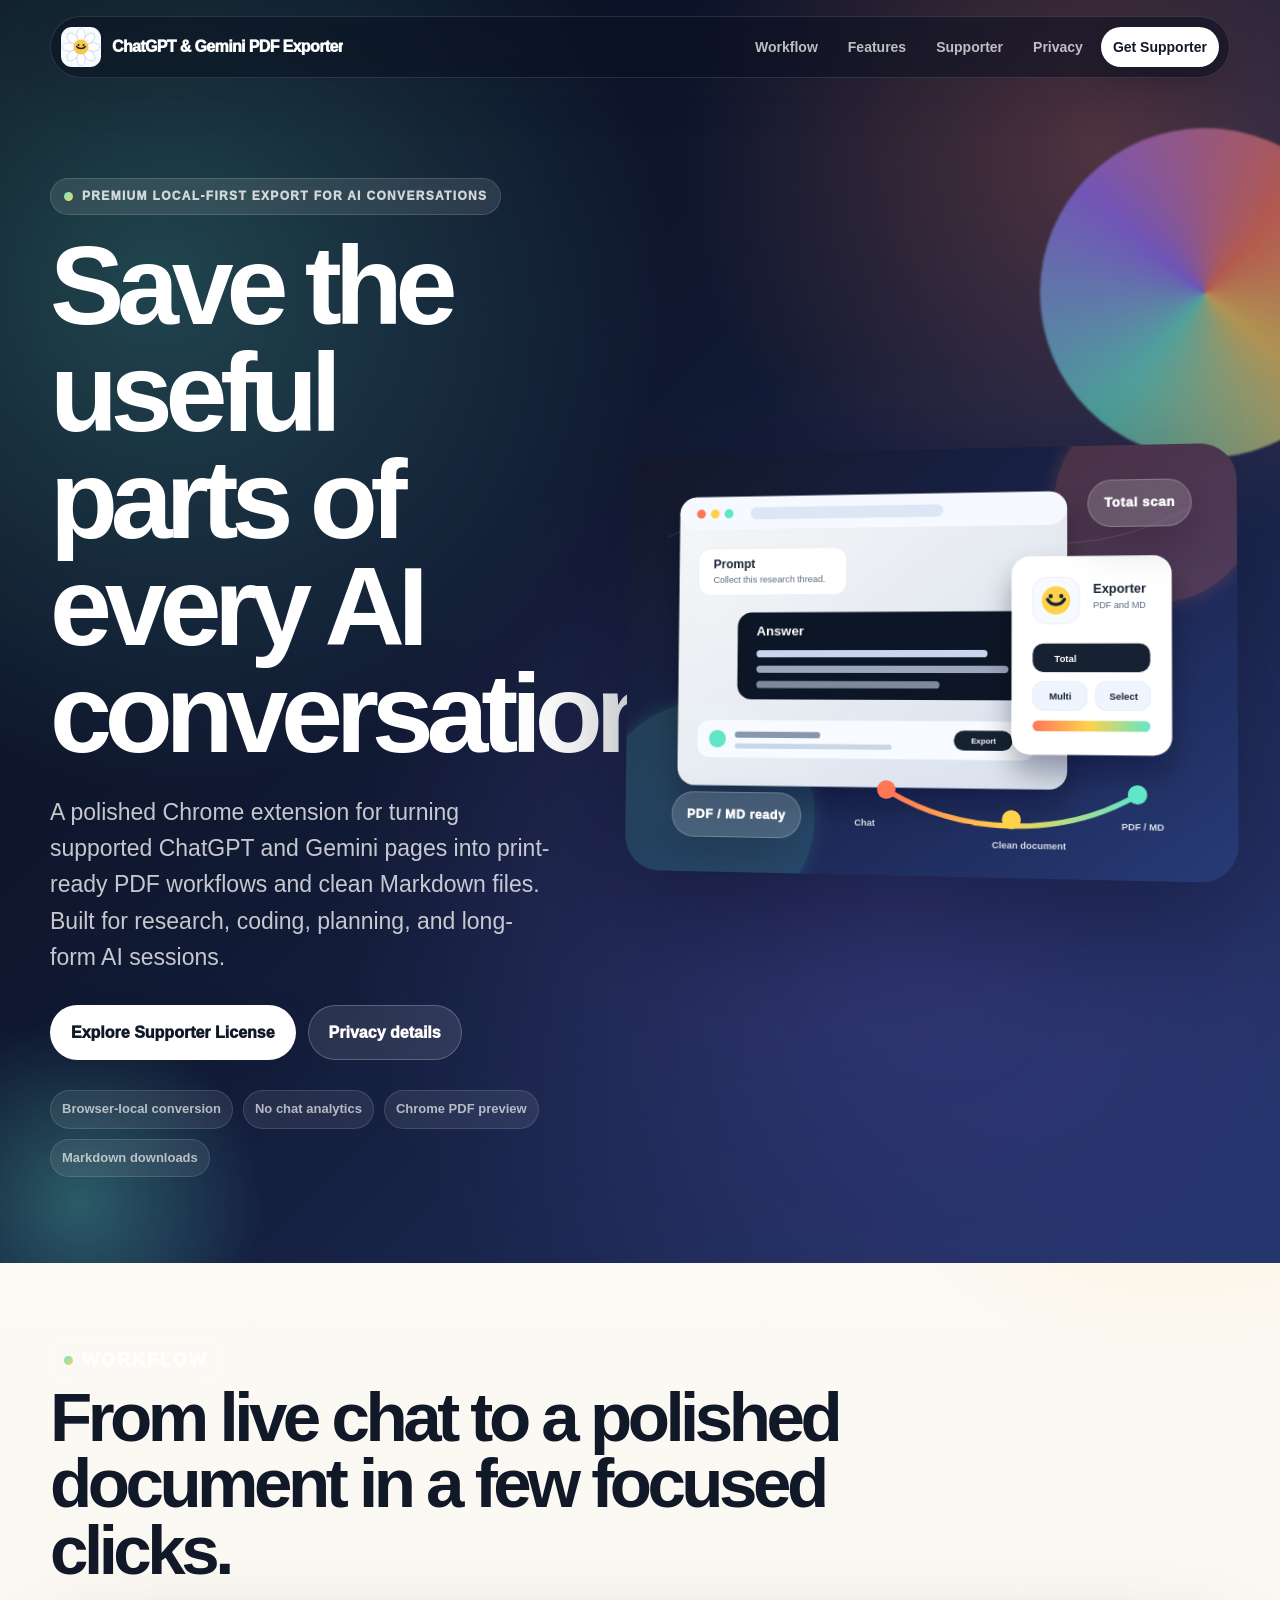
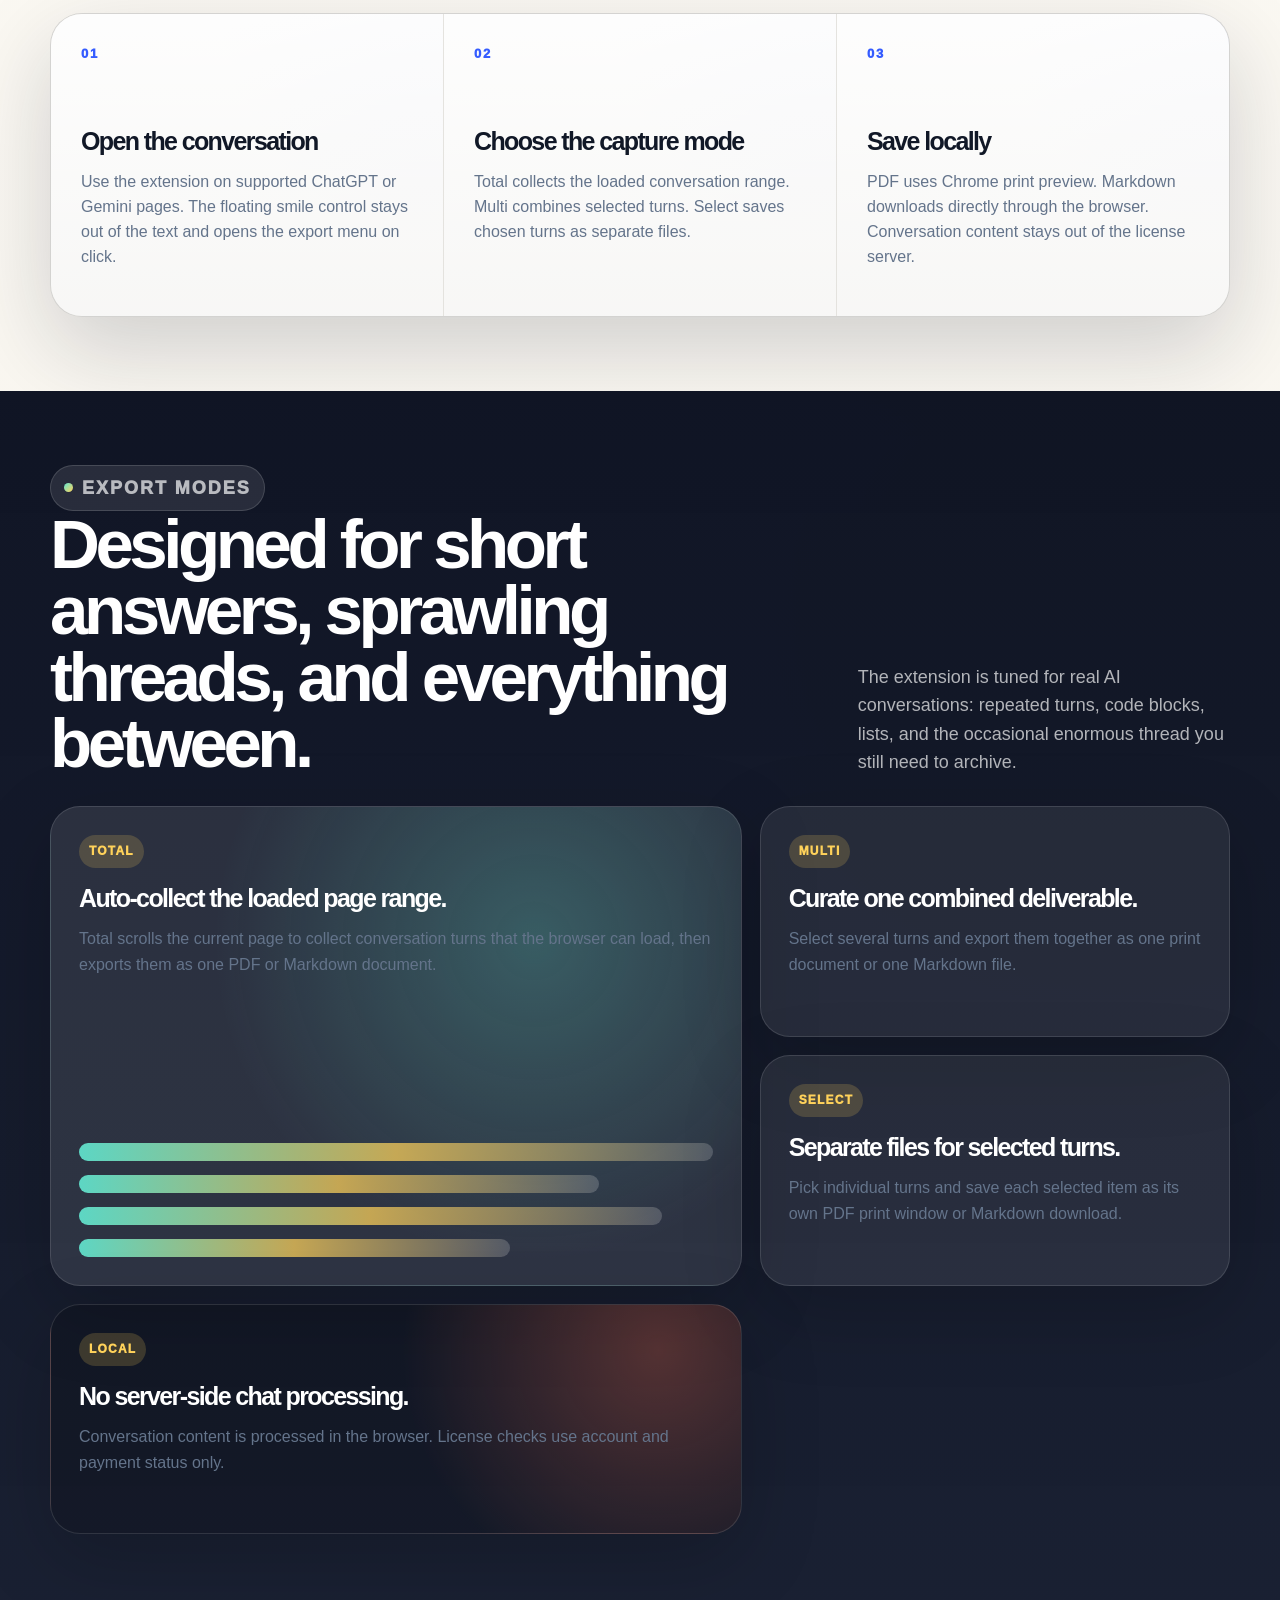
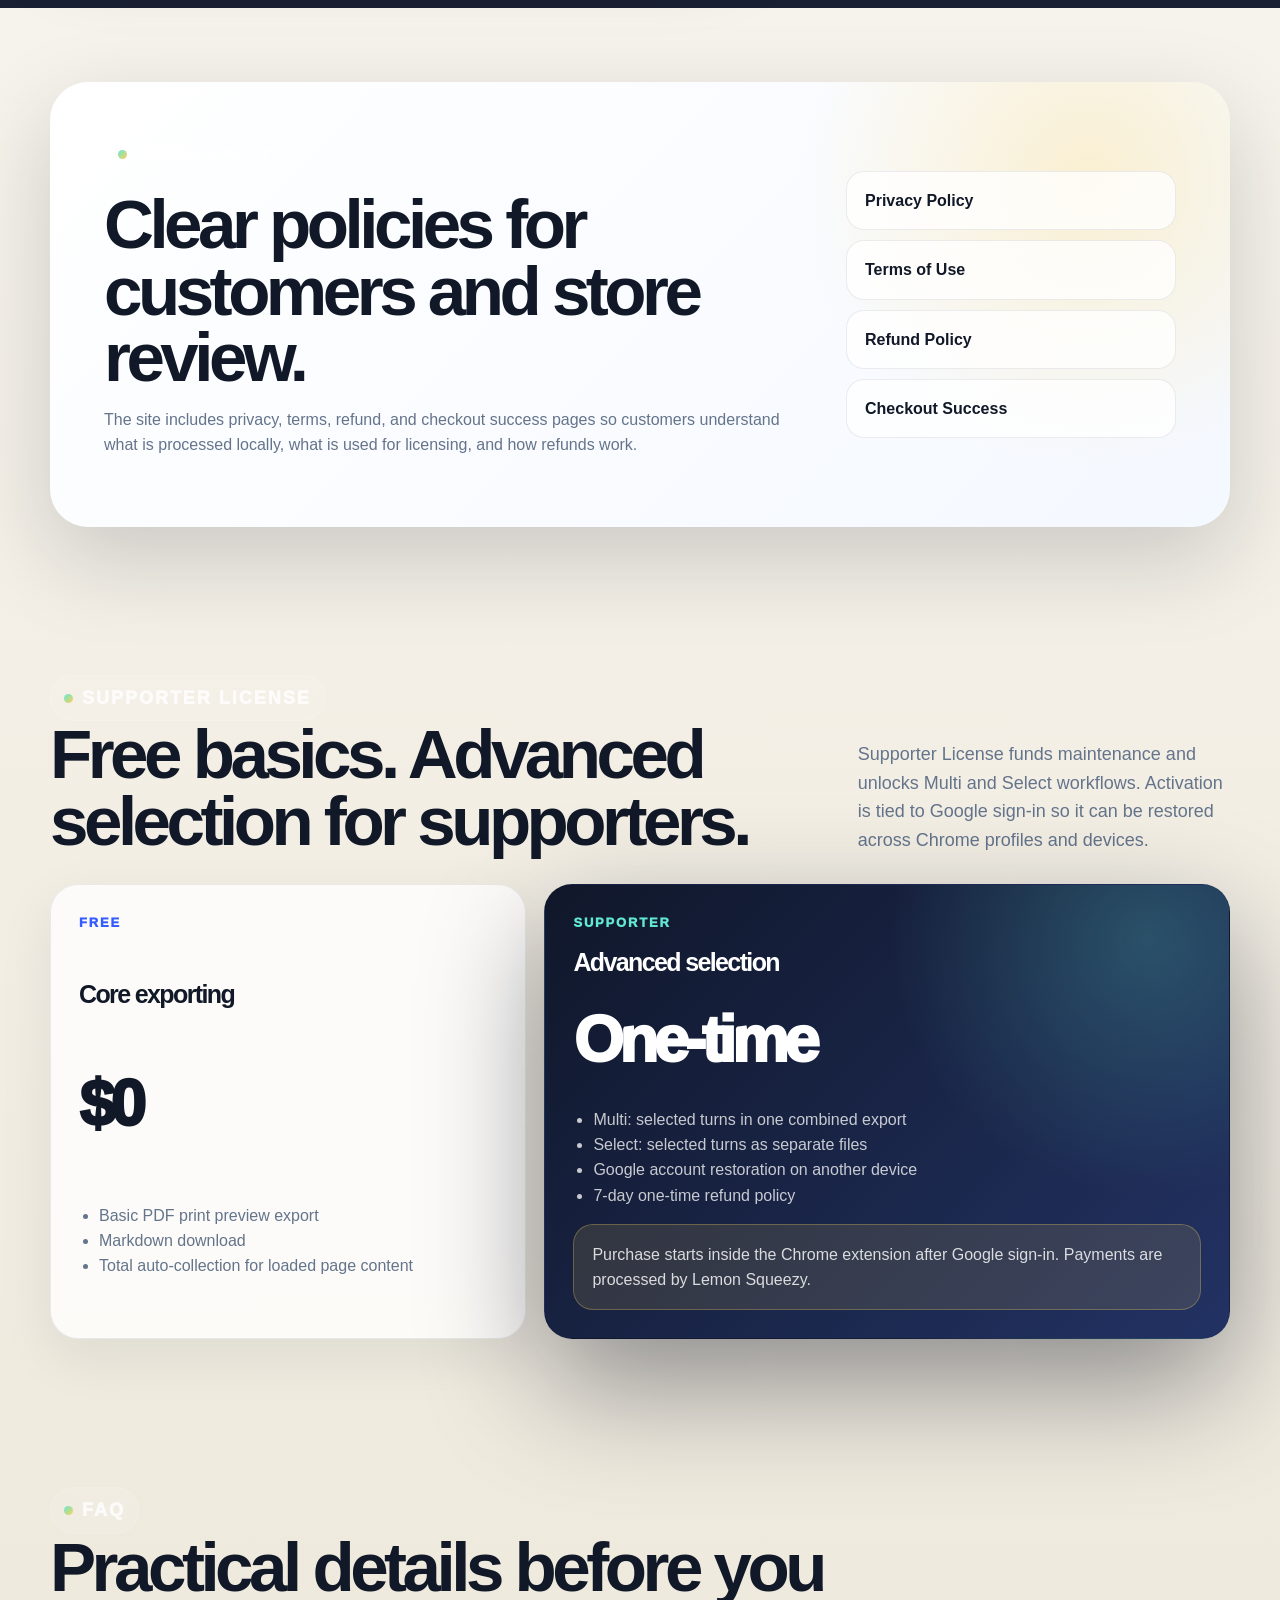
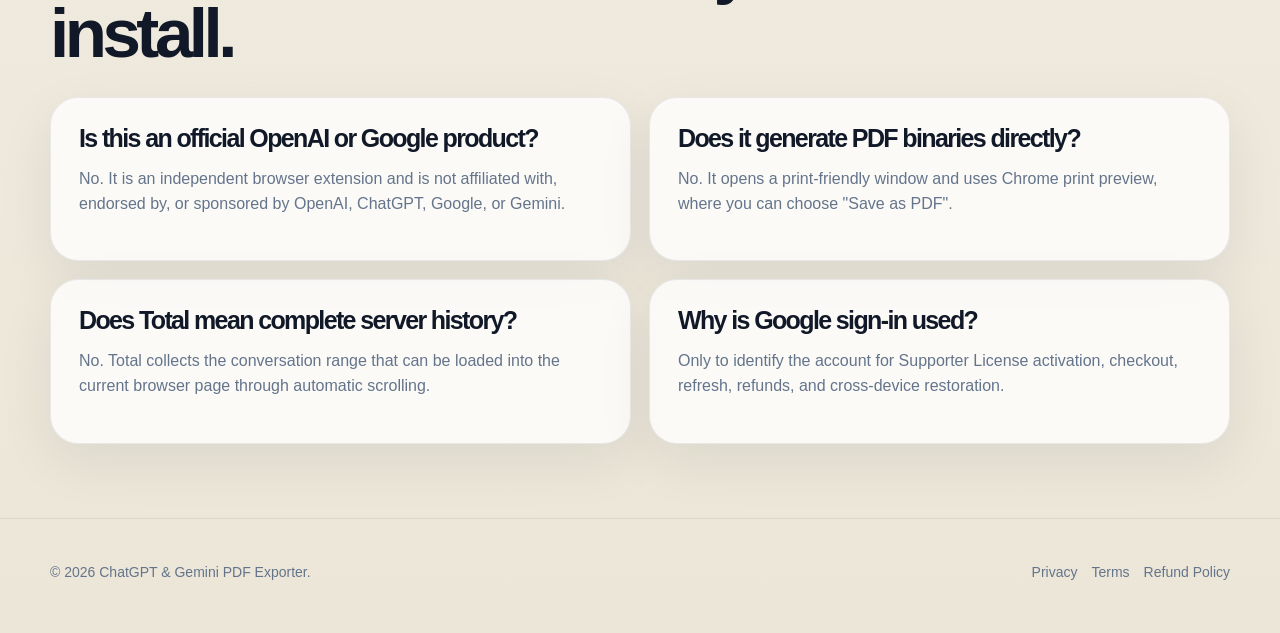
<file: index.html>
<!doctype html>
<html lang="en">
  <head>
    <meta charset="utf-8" />
    <meta name="viewport" content="width=device-width, initial-scale=1" />
    <meta
      name="description"
      content="ChatGPT & Gemini PDF Exporter saves supported AI conversations to PDF print preview or Markdown files inside your browser."
    />
    <title>ChatGPT &amp; Gemini PDF Exporter</title>
    <link rel="icon" href="assets/brand-mark.svg" type="image/svg+xml" />
    <link rel="stylesheet" href="styles.css" />
  </head>
  <body class="home-page">
    <header class="site-header page-shell">
      <nav class="nav" aria-label="Main navigation">
        <a class="brand" href="index.html" aria-label="ChatGPT & Gemini PDF Exporter home">
          <img src="assets/brand-mark.svg" alt="" />
          <span>ChatGPT &amp; Gemini PDF Exporter</span>
        </a>
        <div class="nav-links">
          <a href="#workflow">Workflow</a>
          <a href="#features">Features</a>
          <a href="#supporter">Supporter</a>
          <a href="privacy.html">Privacy</a>
          <a class="nav-cta" href="#supporter">Get Supporter</a>
        </div>
      </nav>
    </header>

    <main>
      <section class="hero-immersive">
        <div class="hero-grid page-shell">
          <div class="hero-content">
            <p class="eyebrow">Premium local-first export for AI conversations</p>
            <h1>Save the useful parts of every AI conversation.</h1>
            <p class="hero-copy">
              A polished Chrome extension for turning supported ChatGPT and Gemini pages into print-ready PDF workflows and clean Markdown files. Built for research, coding, planning, and long-form AI sessions.
            </p>
            <div class="cta-row">
              <a class="button button-light" href="#supporter">Explore Supporter License</a>
              <a class="button button-ghost" href="privacy.html">Privacy details</a>
            </div>
            <div class="proof-strip" aria-label="Product highlights">
              <span>Browser-local conversion</span>
              <span>No chat analytics</span>
              <span>Chrome PDF preview</span>
              <span>Markdown downloads</span>
            </div>
          </div>

          <div class="hero-visual" aria-label="Product interface preview">
            <img src="assets/export-workspace.svg" alt="Stylized export workspace preview" />
            <div class="floating-chip chip-top">Total scan</div>
            <div class="floating-chip chip-bottom">PDF / MD ready</div>
          </div>
        </div>
      </section>

      <section id="workflow" class="section page-shell">
        <div class="section-heading editorial-heading">
          <p class="eyebrow">Workflow</p>
          <h2>From live chat to a polished document in a few focused clicks.</h2>
        </div>
        <div class="workflow-board">
          <article class="workflow-step">
            <span class="step-number">01</span>
            <h3>Open the conversation</h3>
            <p>Use the extension on supported ChatGPT or Gemini pages. The floating smile control stays out of the text and opens the export menu on click.</p>
          </article>
          <article class="workflow-step">
            <span class="step-number">02</span>
            <h3>Choose the capture mode</h3>
            <p>Total collects the loaded conversation range. Multi combines selected turns. Select saves chosen turns as separate files.</p>
          </article>
          <article class="workflow-step">
            <span class="step-number">03</span>
            <h3>Save locally</h3>
            <p>PDF uses Chrome print preview. Markdown downloads directly through the browser. Conversation content stays out of the license server.</p>
          </article>
        </div>
      </section>

      <section id="features" class="section feature-canvas">
        <div class="page-shell">
          <div class="section-heading split-heading">
            <div>
              <p class="eyebrow">Export modes</p>
              <h2>Designed for short answers, sprawling threads, and everything between.</h2>
            </div>
            <p>
              The extension is tuned for real AI conversations: repeated turns, code blocks, lists, and the occasional enormous thread you still need to archive.
            </p>
          </div>

          <div class="bento-grid">
            <article class="bento-card bento-large">
              <span class="mode-label">Total</span>
              <h3>Auto-collect the loaded page range.</h3>
              <p>Total scrolls the current page to collect conversation turns that the browser can load, then exports them as one PDF or Markdown document.</p>
              <div class="scan-lines" aria-hidden="true">
                <span></span>
                <span></span>
                <span></span>
                <span></span>
              </div>
            </article>
            <article class="bento-card">
              <span class="mode-label">Multi</span>
              <h3>Curate one combined deliverable.</h3>
              <p>Select several turns and export them together as one print document or one Markdown file.</p>
            </article>
            <article class="bento-card">
              <span class="mode-label">Select</span>
              <h3>Separate files for selected turns.</h3>
              <p>Pick individual turns and save each selected item as its own PDF print window or Markdown download.</p>
            </article>
            <article class="bento-card bento-dark">
              <span class="mode-label">Local</span>
              <h3>No server-side chat processing.</h3>
              <p>Conversation content is processed in the browser. License checks use account and payment status only.</p>
            </article>
          </div>
        </div>
      </section>

      <section class="section page-shell">
        <div class="commercial-panel">
          <div>
            <p class="eyebrow">Commerce ready</p>
            <h2>Clear policies for customers and store review.</h2>
            <p>
              The site includes privacy, terms, refund, and checkout success pages so customers understand what is processed locally, what is used for licensing, and how refunds work.
            </p>
          </div>
          <div class="policy-stack" aria-label="Policy links">
            <a href="privacy.html">Privacy Policy</a>
            <a href="terms.html">Terms of Use</a>
            <a href="refund.html">Refund Policy</a>
            <a href="supporter/success.html">Checkout Success</a>
          </div>
        </div>
      </section>

      <section id="supporter" class="section page-shell">
        <div class="section-heading split-heading">
          <div>
            <p class="eyebrow">Supporter License</p>
            <h2>Free basics. Advanced selection for supporters.</h2>
          </div>
          <p>
            Supporter License funds maintenance and unlocks Multi and Select workflows. Activation is tied to Google sign-in so it can be restored across Chrome profiles and devices.
          </p>
        </div>

        <div class="pricing-grid">
          <article class="price-card">
            <div class="price-topline">Free</div>
            <h3>Core exporting</h3>
            <div class="price">$0</div>
            <ul>
              <li>Basic PDF print preview export</li>
              <li>Markdown download</li>
              <li>Total auto-collection for loaded page content</li>
            </ul>
          </article>
          <article class="price-card price-featured">
            <div class="price-topline">Supporter</div>
            <h3>Advanced selection</h3>
            <div class="price">One-time</div>
            <ul>
              <li>Multi: selected turns in one combined export</li>
              <li>Select: selected turns as separate files</li>
              <li>Google account restoration on another device</li>
              <li>7-day one-time refund policy</li>
            </ul>
            <div class="notice">Purchase starts inside the Chrome extension after Google sign-in. Payments are processed by Lemon Squeezy.</div>
          </article>
        </div>
      </section>

      <section class="section page-shell">
        <div class="section-heading split-heading">
          <div>
            <p class="eyebrow">FAQ</p>
            <h2>Practical details before you install.</h2>
          </div>
        </div>
        <div class="faq-grid">
          <article class="faq-card">
            <h3>Is this an official OpenAI or Google product?</h3>
            <p>No. It is an independent browser extension and is not affiliated with, endorsed by, or sponsored by OpenAI, ChatGPT, Google, or Gemini.</p>
          </article>
          <article class="faq-card">
            <h3>Does it generate PDF binaries directly?</h3>
            <p>No. It opens a print-friendly window and uses Chrome print preview, where you can choose "Save as PDF".</p>
          </article>
          <article class="faq-card">
            <h3>Does Total mean complete server history?</h3>
            <p>No. Total collects the conversation range that can be loaded into the current browser page through automatic scrolling.</p>
          </article>
          <article class="faq-card">
            <h3>Why is Google sign-in used?</h3>
            <p>Only to identify the account for Supporter License activation, checkout, refresh, refunds, and cross-device restoration.</p>
          </article>
        </div>
      </section>
    </main>

    <footer class="site-footer">
      <div class="page-shell footer-grid">
        <span>&copy; 2026 ChatGPT &amp; Gemini PDF Exporter.</span>
        <div class="footer-links">
          <a href="privacy.html">Privacy</a>
          <a href="terms.html">Terms</a>
          <a href="refund.html">Refund Policy</a>
        </div>
      </div>
    </footer>
  </body>
</html>
</file>
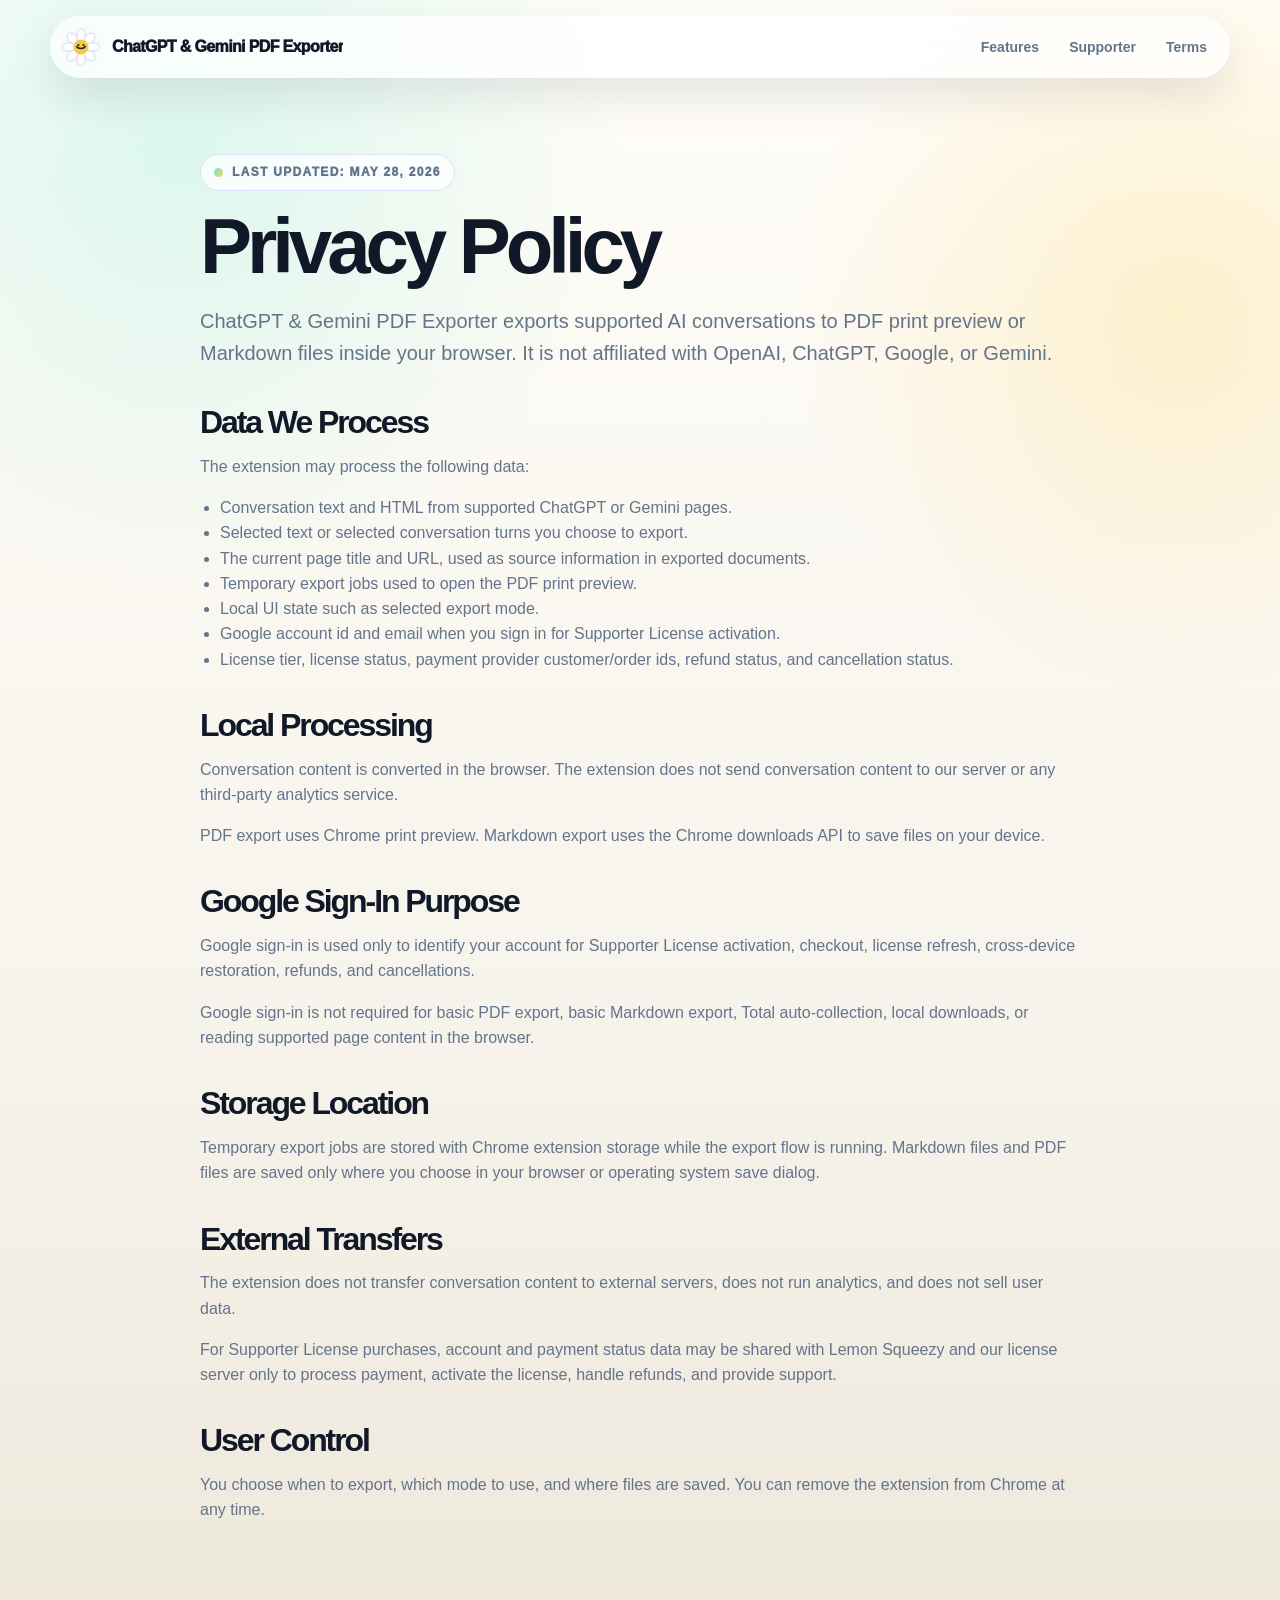
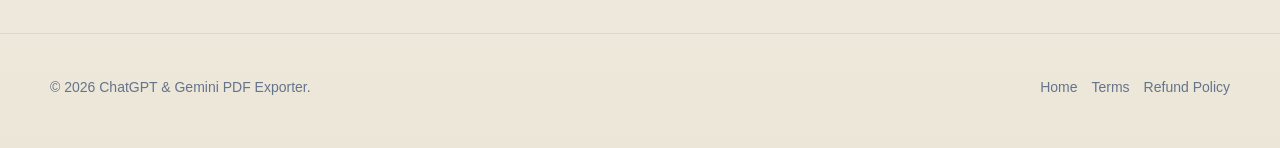
<file: privacy.html>
<!doctype html>
<html lang="en">
  <head>
    <meta charset="utf-8" />
    <meta name="viewport" content="width=device-width, initial-scale=1" />
    <meta name="description" content="Privacy policy for ChatGPT & Gemini PDF Exporter." />
    <title>Privacy Policy | ChatGPT &amp; Gemini PDF Exporter</title>
    <link rel="icon" href="assets/brand-mark.svg" type="image/svg+xml" />
    <link rel="stylesheet" href="styles.css" />
  </head>
  <body>
    <header class="site-header page-shell">
      <nav class="nav" aria-label="Main navigation">
        <a class="brand" href="index.html">
          <img src="assets/brand-mark.svg" alt="" />
          <span>ChatGPT &amp; Gemini PDF Exporter</span>
        </a>
        <div class="nav-links">
          <a href="index.html#features">Features</a>
          <a href="index.html#supporter">Supporter</a>
          <a href="terms.html">Terms</a>
        </div>
      </nav>
    </header>

    <main class="page-shell policy-page">
      <p class="eyebrow">Last updated: May 28, 2026</p>
      <h1>Privacy Policy</h1>
      <p class="lead">
        ChatGPT &amp; Gemini PDF Exporter exports supported AI conversations to PDF print preview or Markdown files inside your browser. It is not affiliated with OpenAI, ChatGPT, Google, or Gemini.
      </p>

      <h2>Data We Process</h2>
      <p>The extension may process the following data:</p>
      <ul>
        <li>Conversation text and HTML from supported ChatGPT or Gemini pages.</li>
        <li>Selected text or selected conversation turns you choose to export.</li>
        <li>The current page title and URL, used as source information in exported documents.</li>
        <li>Temporary export jobs used to open the PDF print preview.</li>
        <li>Local UI state such as selected export mode.</li>
        <li>Google account id and email when you sign in for Supporter License activation.</li>
        <li>License tier, license status, payment provider customer/order ids, refund status, and cancellation status.</li>
      </ul>

      <h2>Local Processing</h2>
      <p>
        Conversation content is converted in the browser. The extension does not send conversation content to our server or any third-party analytics service.
      </p>
      <p>
        PDF export uses Chrome print preview. Markdown export uses the Chrome downloads API to save files on your device.
      </p>

      <h2>Google Sign-In Purpose</h2>
      <p>
        Google sign-in is used only to identify your account for Supporter License activation, checkout, license refresh, cross-device restoration, refunds, and cancellations.
      </p>
      <p>
        Google sign-in is not required for basic PDF export, basic Markdown export, Total auto-collection, local downloads, or reading supported page content in the browser.
      </p>

      <h2>Storage Location</h2>
      <p>
        Temporary export jobs are stored with Chrome extension storage while the export flow is running. Markdown files and PDF files are saved only where you choose in your browser or operating system save dialog.
      </p>

      <h2>External Transfers</h2>
      <p>
        The extension does not transfer conversation content to external servers, does not run analytics, and does not sell user data.
      </p>
      <p>
        For Supporter License purchases, account and payment status data may be shared with Lemon Squeezy and our license server only to process payment, activate the license, handle refunds, and provide support.
      </p>

      <h2>User Control</h2>
      <p>
        You choose when to export, which mode to use, and where files are saved. You can remove the extension from Chrome at any time.
      </p>
    </main>

    <footer class="site-footer">
      <div class="page-shell footer-grid">
        <span>© 2026 ChatGPT &amp; Gemini PDF Exporter.</span>
        <div class="footer-links">
          <a href="index.html">Home</a>
          <a href="terms.html">Terms</a>
          <a href="refund.html">Refund Policy</a>
        </div>
      </div>
    </footer>
  </body>
</html>
</file>
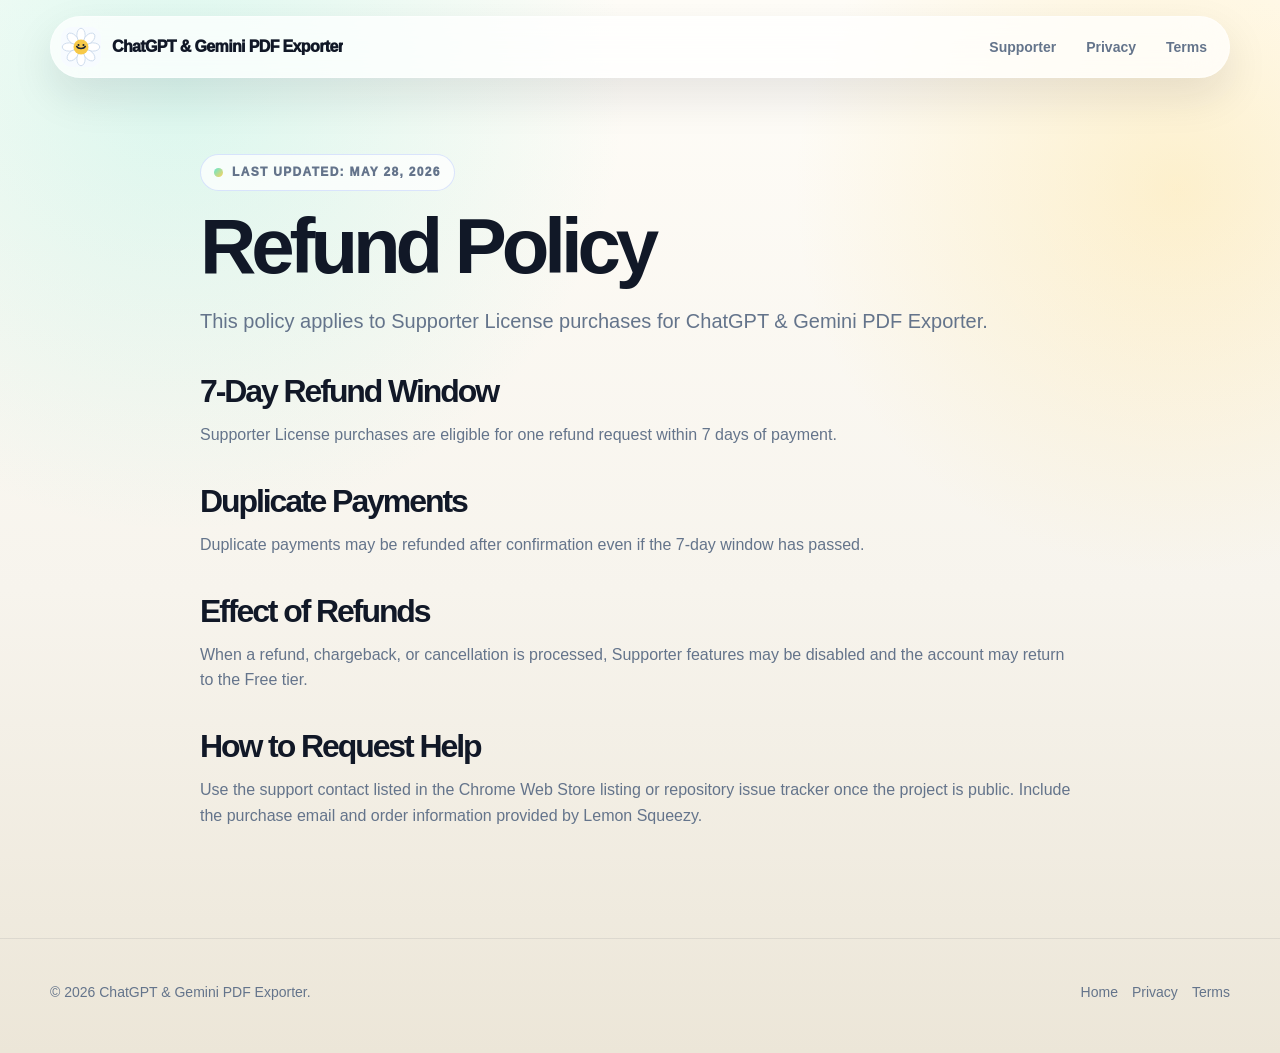
<file: refund.html>
<!doctype html>
<html lang="en">
  <head>
    <meta charset="utf-8" />
    <meta name="viewport" content="width=device-width, initial-scale=1" />
    <meta name="description" content="Refund policy for ChatGPT & Gemini PDF Exporter Supporter License." />
    <title>Refund Policy | ChatGPT &amp; Gemini PDF Exporter</title>
    <link rel="icon" href="assets/brand-mark.svg" type="image/svg+xml" />
    <link rel="stylesheet" href="styles.css" />
  </head>
  <body>
    <header class="site-header page-shell">
      <nav class="nav" aria-label="Main navigation">
        <a class="brand" href="index.html">
          <img src="assets/brand-mark.svg" alt="" />
          <span>ChatGPT &amp; Gemini PDF Exporter</span>
        </a>
        <div class="nav-links">
          <a href="index.html#supporter">Supporter</a>
          <a href="privacy.html">Privacy</a>
          <a href="terms.html">Terms</a>
        </div>
      </nav>
    </header>

    <main class="page-shell policy-page">
      <p class="eyebrow">Last updated: May 28, 2026</p>
      <h1>Refund Policy</h1>
      <p class="lead">
        This policy applies to Supporter License purchases for ChatGPT &amp; Gemini PDF Exporter.
      </p>

      <h2>7-Day Refund Window</h2>
      <p>
        Supporter License purchases are eligible for one refund request within 7 days of payment.
      </p>

      <h2>Duplicate Payments</h2>
      <p>
        Duplicate payments may be refunded after confirmation even if the 7-day window has passed.
      </p>

      <h2>Effect of Refunds</h2>
      <p>
        When a refund, chargeback, or cancellation is processed, Supporter features may be disabled and the account may return to the Free tier.
      </p>

      <h2>How to Request Help</h2>
      <p>
        Use the support contact listed in the Chrome Web Store listing or repository issue tracker once the project is public. Include the purchase email and order information provided by Lemon Squeezy.
      </p>
    </main>

    <footer class="site-footer">
      <div class="page-shell footer-grid">
        <span>© 2026 ChatGPT &amp; Gemini PDF Exporter.</span>
        <div class="footer-links">
          <a href="index.html">Home</a>
          <a href="privacy.html">Privacy</a>
          <a href="terms.html">Terms</a>
        </div>
      </div>
    </footer>
  </body>
</html>
</file>
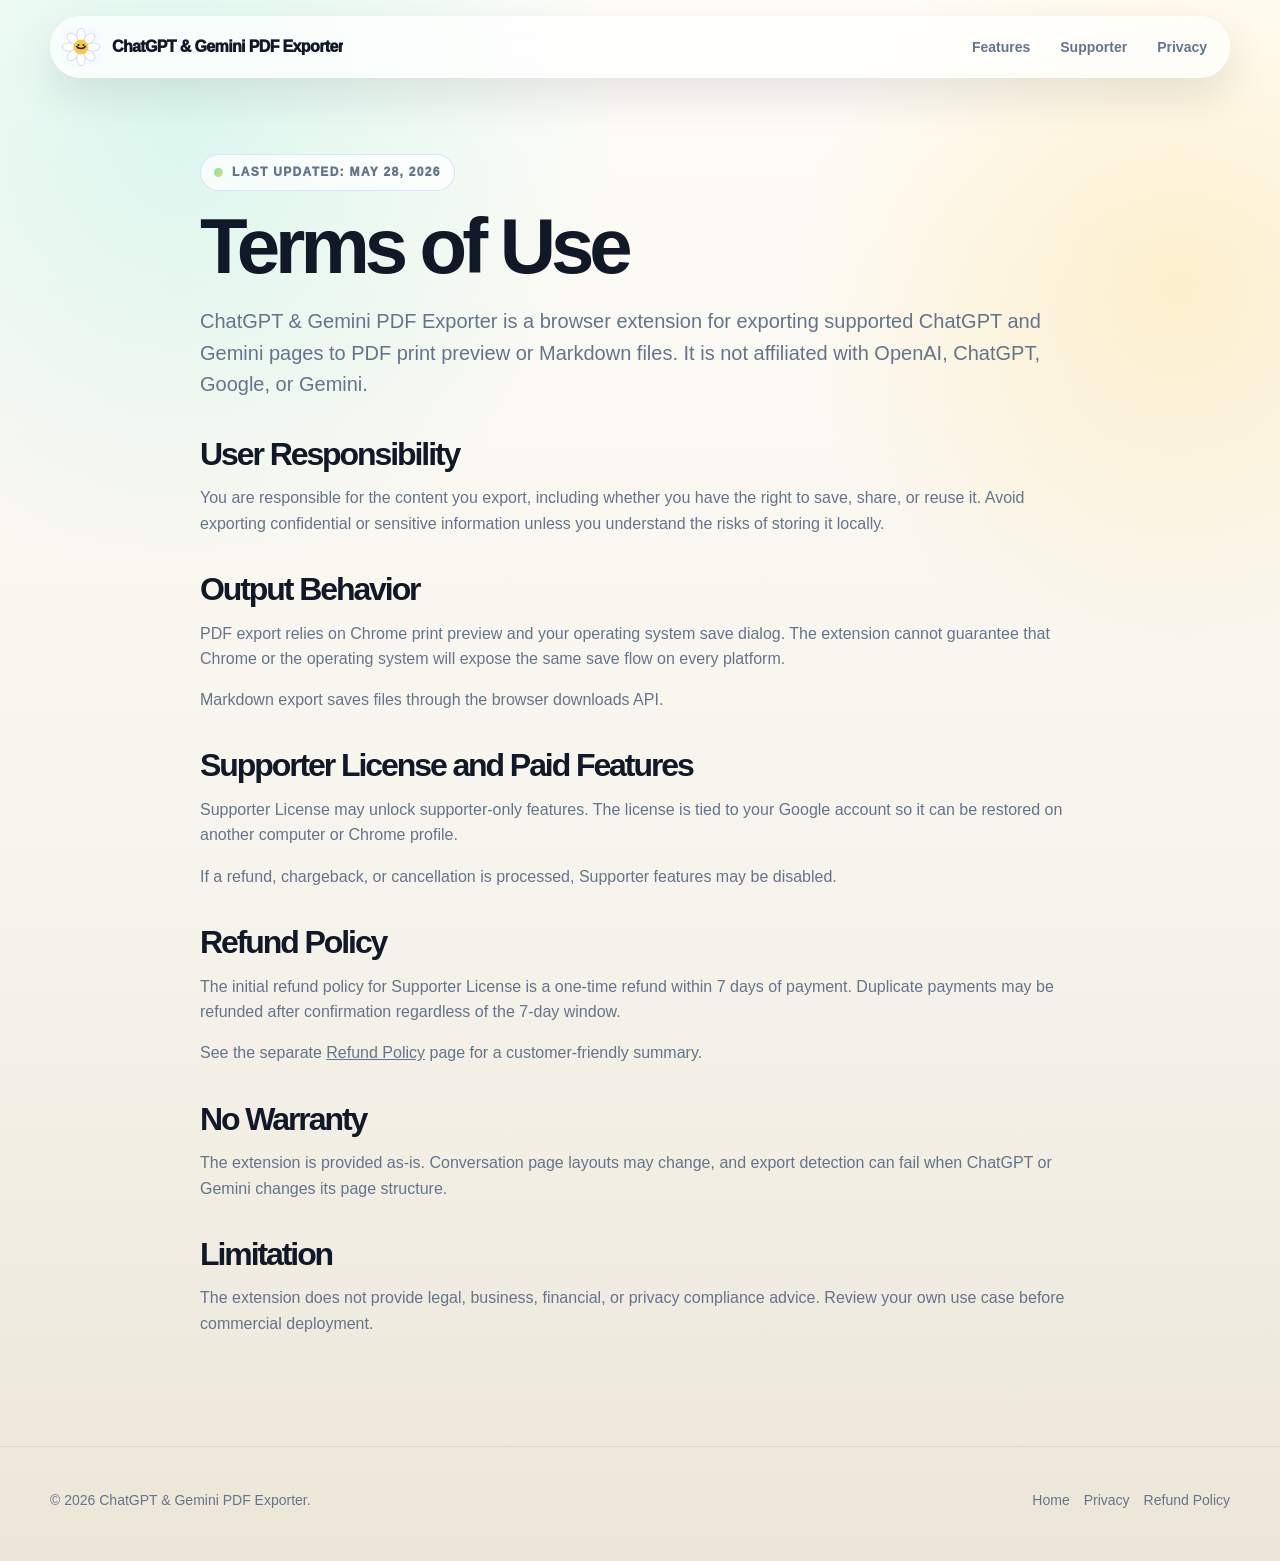
<file: terms.html>
<!doctype html>
<html lang="en">
  <head>
    <meta charset="utf-8" />
    <meta name="viewport" content="width=device-width, initial-scale=1" />
    <meta name="description" content="Terms of use for ChatGPT & Gemini PDF Exporter." />
    <title>Terms of Use | ChatGPT &amp; Gemini PDF Exporter</title>
    <link rel="icon" href="assets/brand-mark.svg" type="image/svg+xml" />
    <link rel="stylesheet" href="styles.css" />
  </head>
  <body>
    <header class="site-header page-shell">
      <nav class="nav" aria-label="Main navigation">
        <a class="brand" href="index.html">
          <img src="assets/brand-mark.svg" alt="" />
          <span>ChatGPT &amp; Gemini PDF Exporter</span>
        </a>
        <div class="nav-links">
          <a href="index.html#features">Features</a>
          <a href="index.html#supporter">Supporter</a>
          <a href="privacy.html">Privacy</a>
        </div>
      </nav>
    </header>

    <main class="page-shell policy-page">
      <p class="eyebrow">Last updated: May 28, 2026</p>
      <h1>Terms of Use</h1>
      <p class="lead">
        ChatGPT &amp; Gemini PDF Exporter is a browser extension for exporting supported ChatGPT and Gemini pages to PDF print preview or Markdown files. It is not affiliated with OpenAI, ChatGPT, Google, or Gemini.
      </p>

      <h2>User Responsibility</h2>
      <p>
        You are responsible for the content you export, including whether you have the right to save, share, or reuse it. Avoid exporting confidential or sensitive information unless you understand the risks of storing it locally.
      </p>

      <h2>Output Behavior</h2>
      <p>
        PDF export relies on Chrome print preview and your operating system save dialog. The extension cannot guarantee that Chrome or the operating system will expose the same save flow on every platform.
      </p>
      <p>Markdown export saves files through the browser downloads API.</p>

      <h2>Supporter License and Paid Features</h2>
      <p>
        Supporter License may unlock supporter-only features. The license is tied to your Google account so it can be restored on another computer or Chrome profile.
      </p>
      <p>
        If a refund, chargeback, or cancellation is processed, Supporter features may be disabled.
      </p>

      <h2>Refund Policy</h2>
      <p>
        The initial refund policy for Supporter License is a one-time refund within 7 days of payment. Duplicate payments may be refunded after confirmation regardless of the 7-day window.
      </p>
      <p>
        See the separate <a href="refund.html">Refund Policy</a> page for a customer-friendly summary.
      </p>

      <h2>No Warranty</h2>
      <p>
        The extension is provided as-is. Conversation page layouts may change, and export detection can fail when ChatGPT or Gemini changes its page structure.
      </p>

      <h2>Limitation</h2>
      <p>
        The extension does not provide legal, business, financial, or privacy compliance advice. Review your own use case before commercial deployment.
      </p>
    </main>

    <footer class="site-footer">
      <div class="page-shell footer-grid">
        <span>© 2026 ChatGPT &amp; Gemini PDF Exporter.</span>
        <div class="footer-links">
          <a href="index.html">Home</a>
          <a href="privacy.html">Privacy</a>
          <a href="refund.html">Refund Policy</a>
        </div>
      </div>
    </footer>
  </body>
</html>
</file>
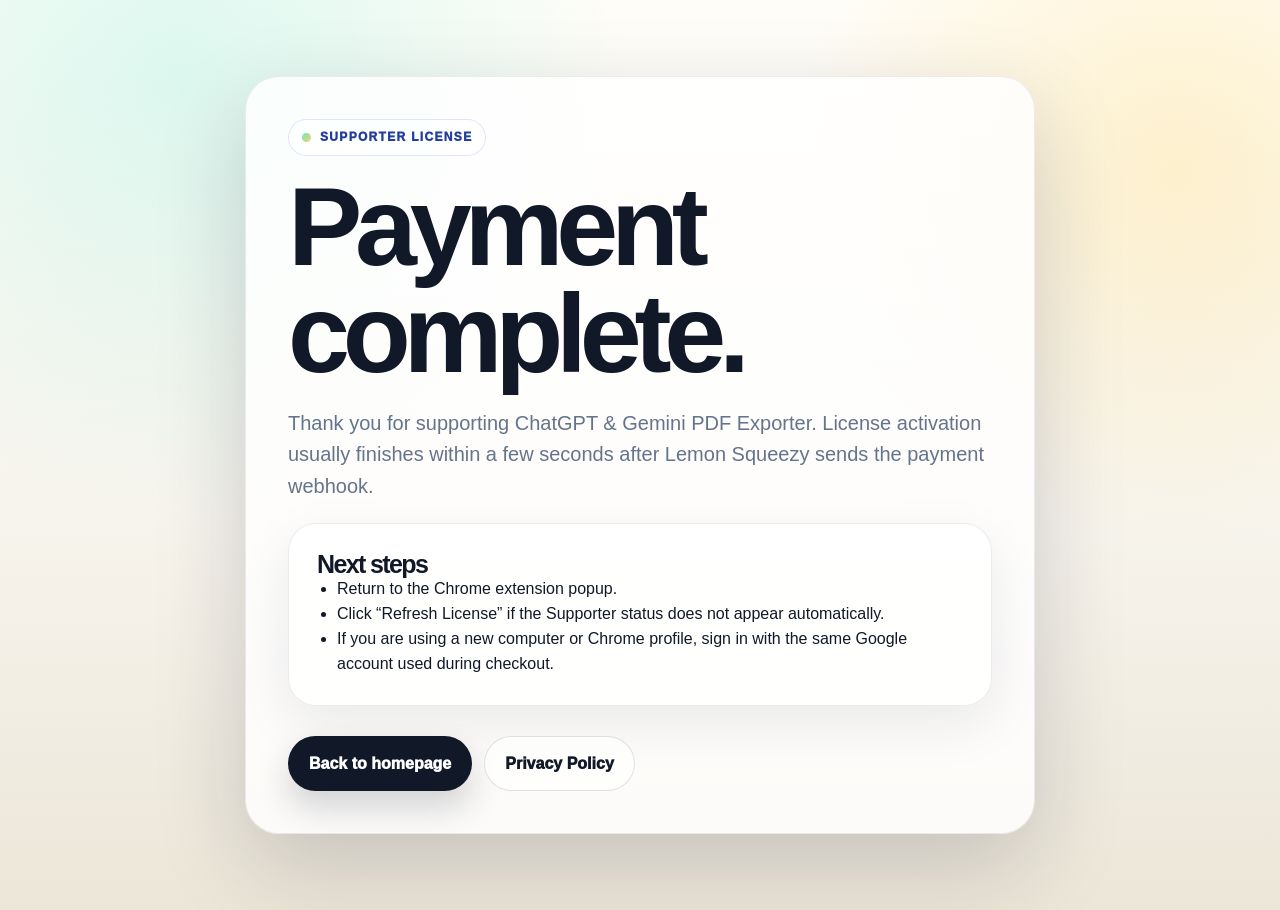
<file: supporter/success.html>
<!doctype html>
<html lang="en">
  <head>
    <meta charset="utf-8" />
    <meta name="viewport" content="width=device-width, initial-scale=1" />
    <meta name="description" content="Supporter License payment success page for ChatGPT & Gemini PDF Exporter." />
    <title>Payment Complete | ChatGPT &amp; Gemini PDF Exporter</title>
    <link rel="icon" href="../assets/brand-mark.svg" type="image/svg+xml" />
    <link rel="stylesheet" href="../styles.css" />
  </head>
  <body>
    <main class="page-shell">
      <section class="success-card">
        <p class="eyebrow">Supporter License</p>
        <h1>Payment complete.</h1>
        <p class="lead">
          Thank you for supporting ChatGPT &amp; Gemini PDF Exporter. License activation usually finishes within a few seconds after Lemon Squeezy sends the payment webhook.
        </p>
        <div class="card">
          <h3>Next steps</h3>
          <ul>
            <li>Return to the Chrome extension popup.</li>
            <li>Click “Refresh License” if the Supporter status does not appear automatically.</li>
            <li>If you are using a new computer or Chrome profile, sign in with the same Google account used during checkout.</li>
          </ul>
        </div>
        <div class="cta-row">
          <a class="button" href="../index.html">Back to homepage</a>
          <a class="button secondary" href="../privacy.html">Privacy Policy</a>
        </div>
      </section>
    </main>
  </body>
</html>
</file>
<file: styles.css>
:root {
  --ink: #111827;
  --ink-soft: #273247;
  --muted: #64748b;
  --line: rgba(148, 163, 184, 0.28);
  --paper: #f7f4ed;
  --paper-2: #fffdf8;
  --white: #ffffff;
  --night: #0b1020;
  --night-2: #151d35;
  --blue: #355cff;
  --cyan: #62e8d2;
  --gold: #ffd25a;
  --coral: #ff7657;
  --violet: #8c6cff;
  --shadow: 0 32px 90px rgba(15, 23, 42, 0.18);
  --shadow-strong: 0 46px 120px rgba(2, 6, 23, 0.42);
  --radius: 30px;
}

* {
  box-sizing: border-box;
}

html {
  scroll-behavior: smooth;
}

body {
  margin: 0;
  background:
    radial-gradient(circle at 14% 8%, rgba(98, 232, 210, 0.22), transparent 28rem),
    radial-gradient(circle at 92% 18%, rgba(255, 210, 90, 0.26), transparent 24rem),
    linear-gradient(180deg, #fffdf8 0%, var(--paper) 56%, #ece6d8 100%);
  color: var(--ink);
  font-family: "Aptos Display", "Segoe UI Variable Display", "Segoe UI", sans-serif;
  line-height: 1.58;
}

a {
  color: inherit;
}

.page-shell {
  width: min(1180px, calc(100% - 36px));
  margin: 0 auto;
}

.site-header {
  position: sticky;
  top: 16px;
  z-index: 20;
  margin-top: 16px;
  padding: 10px;
  border: 1px solid rgba(255, 255, 255, 0.42);
  border-radius: 999px;
  background: rgba(255, 255, 255, 0.72);
  box-shadow: 0 18px 44px rgba(15, 23, 42, 0.1);
  backdrop-filter: blur(22px);
}

.home-page .site-header {
  background: rgba(11, 16, 32, 0.54);
  border-color: rgba(255, 255, 255, 0.12);
  color: var(--white);
}

.nav {
  display: flex;
  align-items: center;
  justify-content: space-between;
  gap: 18px;
}

.brand {
  display: inline-flex;
  align-items: center;
  gap: 11px;
  min-width: 0;
  font-weight: 950;
  letter-spacing: -0.04em;
  text-decoration: none;
}

.brand img {
  width: 40px;
  height: 40px;
}

.brand span {
  overflow: hidden;
  text-overflow: ellipsis;
  white-space: nowrap;
}

.nav-links {
  display: flex;
  align-items: center;
  gap: 6px;
  color: var(--muted);
  font-size: 14px;
  font-weight: 780;
}

.home-page .nav-links {
  color: rgba(255, 255, 255, 0.72);
}

.nav-links a {
  padding: 9px 12px;
  border-radius: 999px;
  text-decoration: none;
  transition: background 180ms ease, color 180ms ease, transform 180ms ease;
}

.nav-links a:hover {
  background: rgba(53, 92, 255, 0.1);
  color: var(--blue);
  transform: translateY(-1px);
}

.home-page .nav-links a:hover {
  background: rgba(255, 255, 255, 0.12);
  color: var(--white);
}

.nav-links .nav-cta {
  background: var(--white);
  color: var(--ink);
  box-shadow: 0 10px 26px rgba(0, 0, 0, 0.16);
}

.hero-immersive {
  position: relative;
  overflow: hidden;
  margin-top: -82px;
  padding: 148px 0 86px;
  background:
    radial-gradient(circle at 12% 22%, rgba(98, 232, 210, 0.24), transparent 32rem),
    radial-gradient(circle at 86% 12%, rgba(255, 118, 87, 0.26), transparent 26rem),
    radial-gradient(circle at 70% 72%, rgba(140, 108, 255, 0.2), transparent 34rem),
    linear-gradient(135deg, #090d1b 0%, #111a34 46%, #24356d 100%);
  color: var(--white);
}

.hero-immersive::before,
.hero-immersive::after {
  position: absolute;
  inset: auto;
  border-radius: 999px;
  content: "";
  filter: blur(1px);
  opacity: 0.62;
}

.hero-immersive::before {
  right: -90px;
  top: 132px;
  width: 330px;
  height: 330px;
  background: conic-gradient(from 40deg, var(--coral), var(--gold), var(--cyan), var(--violet), var(--coral));
  animation: floatGlow 9s ease-in-out infinite;
}

.hero-immersive::after {
  left: -130px;
  bottom: -150px;
  width: 420px;
  height: 420px;
  background: radial-gradient(circle, rgba(98, 232, 210, 0.5), transparent 62%);
  animation: floatGlow 11s ease-in-out infinite reverse;
}

.hero-grid {
  position: relative;
  z-index: 1;
  display: grid;
  grid-template-columns: minmax(0, 0.9fr) minmax(420px, 1.1fr);
  gap: clamp(34px, 5vw, 74px);
  align-items: center;
}

.hero-content {
  padding-top: 34px;
}

.eyebrow {
  display: inline-flex;
  align-items: center;
  gap: 9px;
  width: fit-content;
  margin: 0 0 18px;
  padding: 8px 13px;
  border: 1px solid rgba(53, 92, 255, 0.16);
  border-radius: 999px;
  background: rgba(255, 255, 255, 0.72);
  color: #233d9c;
  font-size: 12px;
  font-weight: 950;
  letter-spacing: 0.11em;
  text-transform: uppercase;
}

.home-page .eyebrow,
.hero-immersive .eyebrow {
  border-color: rgba(255, 255, 255, 0.14);
  background: rgba(255, 255, 255, 0.1);
  color: rgba(255, 255, 255, 0.78);
}

.eyebrow::before {
  width: 9px;
  height: 9px;
  border-radius: 50%;
  background: linear-gradient(135deg, var(--cyan), var(--gold));
  content: "";
}

h1,
h2,
h3 {
  margin: 0;
  letter-spacing: -0.065em;
  line-height: 0.96;
}

h1 {
  max-width: 760px;
  font-size: clamp(54px, 8.7vw, 112px);
}

h2 {
  font-size: clamp(38px, 5.4vw, 72px);
}

h3 {
  font-size: 25px;
}

.hero-copy {
  max-width: 690px;
  margin: 26px 0 0;
  color: rgba(255, 255, 255, 0.76);
  font-size: clamp(18px, 2vw, 23px);
}

.cta-row {
  display: flex;
  flex-wrap: wrap;
  gap: 12px;
  margin-top: 30px;
}

.button {
  display: inline-flex;
  align-items: center;
  justify-content: center;
  gap: 9px;
  min-height: 50px;
  padding: 14px 20px;
  border: 1px solid transparent;
  border-radius: 999px;
  background: var(--ink);
  color: var(--white);
  font-weight: 950;
  text-decoration: none;
  box-shadow: 0 16px 34px rgba(15, 23, 42, 0.18);
  transition: transform 180ms ease, box-shadow 180ms ease;
}

.button:hover {
  transform: translateY(-2px);
  box-shadow: 0 22px 44px rgba(15, 23, 42, 0.22);
}

.button-light {
  background: var(--white);
  color: var(--ink);
}

.button-ghost,
.button.secondary {
  border-color: rgba(255, 255, 255, 0.22);
  background: rgba(255, 255, 255, 0.1);
  color: var(--white);
  box-shadow: none;
}

.proof-strip {
  display: flex;
  flex-wrap: wrap;
  gap: 10px;
  margin-top: 30px;
  color: rgba(255, 255, 255, 0.66);
  font-size: 13px;
  font-weight: 760;
}

.proof-strip span {
  padding: 8px 11px;
  border: 1px solid rgba(255, 255, 255, 0.12);
  border-radius: 999px;
  background: rgba(255, 255, 255, 0.08);
}

.hero-visual {
  position: relative;
  transform: perspective(1200px) rotateY(-7deg) rotateX(2deg);
}

.hero-visual img {
  display: block;
  width: 100%;
  border-radius: 36px;
  box-shadow: var(--shadow-strong);
  animation: visualRise 700ms cubic-bezier(0.2, 0.8, 0.2, 1) both;
}

.floating-chip {
  position: absolute;
  padding: 12px 15px;
  border: 1px solid rgba(255, 255, 255, 0.22);
  border-radius: 999px;
  background: rgba(255, 255, 255, 0.16);
  color: var(--white);
  font-size: 13px;
  font-weight: 950;
  letter-spacing: 0.04em;
  backdrop-filter: blur(20px);
  box-shadow: 0 18px 42px rgba(0, 0, 0, 0.18);
}

.chip-top {
  right: 7%;
  top: 8%;
}

.chip-bottom {
  left: 8%;
  bottom: 8%;
}

.section {
  padding: 74px 0;
}

.section-heading {
  margin-bottom: 30px;
}

.editorial-heading {
  max-width: 930px;
}

.split-heading {
  display: grid;
  grid-template-columns: minmax(0, 1fr) minmax(280px, 0.48fr);
  gap: 32px;
  align-items: end;
}

.section-heading p,
.split-heading > p {
  margin: 0;
  color: var(--muted);
  font-size: 18px;
}

.grid {
  display: grid;
  gap: 18px;
}

.grid.three {
  grid-template-columns: repeat(3, 1fr);
}

.grid.two {
  grid-template-columns: repeat(2, 1fr);
}

.workflow-board {
  display: grid;
  grid-template-columns: repeat(3, 1fr);
  gap: 1px;
  overflow: hidden;
  border: 1px solid rgba(15, 23, 42, 0.08);
  border-radius: 32px;
  background: rgba(15, 23, 42, 0.09);
  box-shadow: var(--shadow);
}

.workflow-step {
  min-height: 260px;
  padding: 30px;
  background:
    linear-gradient(180deg, rgba(255, 255, 255, 0.94), rgba(255, 255, 255, 0.72)),
    radial-gradient(circle at top right, rgba(53, 92, 255, 0.12), transparent 14rem);
}

.step-number {
  display: block;
  margin-bottom: 64px;
  color: var(--blue);
  font-size: 13px;
  font-weight: 950;
  letter-spacing: 0.14em;
}

.workflow-step p,
.bento-card p,
.commercial-panel p,
.price-card li,
.faq-card p,
.card p,
.policy-page p,
.policy-page li {
  color: var(--muted);
}

.feature-canvas {
  background:
    linear-gradient(180deg, rgba(11, 16, 32, 0.98), rgba(16, 23, 43, 0.96)),
    radial-gradient(circle at 88% 18%, rgba(255, 210, 90, 0.22), transparent 26rem);
  color: var(--white);
}

.feature-canvas .section-heading p,
.feature-canvas .split-heading > p {
  color: rgba(255, 255, 255, 0.68);
}

.bento-grid {
  display: grid;
  grid-template-columns: 1.25fr 0.85fr;
  grid-auto-rows: minmax(230px, auto);
  gap: 18px;
}

.bento-card {
  position: relative;
  overflow: hidden;
  padding: 28px;
  border: 1px solid rgba(255, 255, 255, 0.12);
  border-radius: 30px;
  background: rgba(255, 255, 255, 0.08);
  box-shadow: 0 24px 80px rgba(0, 0, 0, 0.18);
}

.bento-large {
  grid-row: span 2;
  min-height: 480px;
  background:
    radial-gradient(circle at 70% 28%, rgba(98, 232, 210, 0.24), transparent 20rem),
    rgba(255, 255, 255, 0.1);
}

.bento-dark {
  background:
    radial-gradient(circle at 88% 20%, rgba(255, 118, 87, 0.28), transparent 16rem),
    rgba(0, 0, 0, 0.2);
}

.mode-label {
  display: inline-flex;
  margin-bottom: 18px;
  padding: 7px 10px;
  border-radius: 999px;
  background: rgba(255, 210, 90, 0.18);
  color: var(--gold);
  font-size: 12px;
  font-weight: 950;
  letter-spacing: 0.1em;
  text-transform: uppercase;
}

.scan-lines {
  position: absolute;
  right: 28px;
  bottom: 28px;
  left: 28px;
  display: grid;
  gap: 14px;
}

.scan-lines span {
  height: 18px;
  border-radius: 999px;
  background: linear-gradient(90deg, rgba(98, 232, 210, 0.9), rgba(255, 210, 90, 0.72), rgba(255, 255, 255, 0.18));
  animation: pulseLine 2.8s ease-in-out infinite;
}

.scan-lines span:nth-child(2) {
  width: 82%;
  animation-delay: 120ms;
}

.scan-lines span:nth-child(3) {
  width: 92%;
  animation-delay: 240ms;
}

.scan-lines span:nth-child(4) {
  width: 68%;
  animation-delay: 360ms;
}

.commercial-panel {
  display: grid;
  grid-template-columns: minmax(0, 1fr) 330px;
  gap: 34px;
  align-items: center;
  padding: clamp(28px, 5vw, 54px);
  border-radius: 38px;
  background:
    radial-gradient(circle at 88% 22%, rgba(255, 210, 90, 0.28), transparent 18rem),
    linear-gradient(135deg, #ffffff 0%, #f4f8ff 100%);
  box-shadow: var(--shadow);
}

.policy-stack {
  display: grid;
  gap: 10px;
}

.policy-stack a {
  padding: 16px 18px;
  border: 1px solid rgba(15, 23, 42, 0.08);
  border-radius: 18px;
  background: rgba(255, 255, 255, 0.76);
  color: var(--ink);
  font-weight: 900;
  text-decoration: none;
}

.pricing-grid {
  display: grid;
  grid-template-columns: 0.82fr 1.18fr;
  gap: 18px;
}

.price-card,
.card,
.faq-card {
  padding: 28px;
  border: 1px solid rgba(15, 23, 42, 0.08);
  border-radius: 28px;
  background: rgba(255, 255, 255, 0.78);
  box-shadow: 0 18px 54px rgba(15, 23, 42, 0.08);
}

.price-card {
  display: grid;
  gap: 16px;
}

.price-featured {
  position: relative;
  overflow: hidden;
  background:
    radial-gradient(circle at 88% 12%, rgba(98, 232, 210, 0.22), transparent 16rem),
    linear-gradient(135deg, #10172a 0%, #223263 100%);
  color: var(--white);
  box-shadow: var(--shadow-strong);
}

.price-featured li,
.price-featured p {
  color: rgba(255, 255, 255, 0.76);
}

.price-topline {
  color: var(--blue);
  font-size: 13px;
  font-weight: 950;
  letter-spacing: 0.14em;
  text-transform: uppercase;
}

.price-featured .price-topline {
  color: var(--cyan);
}

.price {
  font-size: clamp(42px, 5vw, 64px);
  font-weight: 950;
  letter-spacing: -0.07em;
}

.price-card ul,
.card ul,
.policy-page ul,
.success-card ul {
  margin: 0;
  padding-left: 20px;
}

.notice {
  padding: 17px 18px;
  border: 1px solid rgba(255, 210, 90, 0.28);
  border-radius: 20px;
  background: rgba(255, 210, 90, 0.12);
  color: rgba(255, 255, 255, 0.82);
}

.faq-grid {
  display: grid;
  grid-template-columns: repeat(2, 1fr);
  gap: 18px;
}

.site-footer {
  padding: 42px 0 50px;
  border-top: 1px solid rgba(15, 23, 42, 0.08);
  color: var(--muted);
  font-size: 14px;
}

.footer-grid {
  display: flex;
  justify-content: space-between;
  gap: 20px;
  flex-wrap: wrap;
}

.footer-links {
  display: flex;
  gap: 14px;
  flex-wrap: wrap;
}

.footer-links a {
  text-decoration: none;
}

.policy-page {
  max-width: 880px;
  padding: 76px 0 94px;
}

.policy-page h1 {
  max-width: 840px;
  margin-bottom: 22px;
  font-size: clamp(44px, 7vw, 78px);
}

.policy-page h2 {
  margin-top: 38px;
  font-size: 32px;
}

.policy-page .lead,
.success-card .lead {
  color: var(--muted);
  font-size: 20px;
}

.success-card {
  max-width: 790px;
  margin: 76px auto;
  padding: 42px;
  border: 1px solid rgba(15, 23, 42, 0.08);
  border-radius: 34px;
  background: rgba(255, 255, 255, 0.82);
  box-shadow: var(--shadow);
}

.success-card .button.secondary {
  border-color: rgba(15, 23, 42, 0.12);
  background: rgba(255, 255, 255, 0.7);
  color: var(--ink);
}

@keyframes floatGlow {
  0%,
  100% {
    transform: translate3d(0, 0, 0) scale(1);
  }
  50% {
    transform: translate3d(0, 28px, 0) scale(1.05);
  }
}

@keyframes visualRise {
  from {
    opacity: 0;
    transform: translateY(22px) scale(0.98);
  }
  to {
    opacity: 1;
    transform: translateY(0) scale(1);
  }
}

@keyframes pulseLine {
  0%,
  100% {
    opacity: 0.46;
    transform: translateX(0);
  }
  50% {
    opacity: 1;
    transform: translateX(10px);
  }
}

@media (prefers-reduced-motion: reduce) {
  *,
  *::before,
  *::after {
    animation-duration: 0.01ms !important;
    animation-iteration-count: 1 !important;
    scroll-behavior: auto !important;
  }
}

@media (max-width: 980px) {
  .hero-grid,
  .split-heading,
  .commercial-panel,
  .pricing-grid,
  .bento-grid,
  .workflow-board,
  .faq-grid,
  .grid.two,
  .grid.three {
    grid-template-columns: 1fr;
  }

  .hero-visual {
    transform: none;
  }

  .workflow-step {
    min-height: auto;
  }

  .step-number {
    margin-bottom: 32px;
  }

  .bento-large {
    min-height: 380px;
  }
}

@media (max-width: 680px) {
  .page-shell {
    width: min(100% - 24px, 1180px);
  }

  .site-header {
    position: static;
    border-radius: 26px;
  }

  .nav {
    align-items: flex-start;
    flex-direction: column;
  }

  .nav-links {
    flex-wrap: wrap;
  }

  .nav-links .nav-cta {
    display: none;
  }

  .hero-immersive {
    margin-top: -120px;
    padding-top: 176px;
  }

  h1 {
    font-size: 48px;
  }

  .brand span {
    max-width: 240px;
  }

  .commercial-panel,
  .price-card,
  .faq-card,
  .bento-card,
  .success-card {
    padding: 22px;
  }

  .floating-chip {
    display: none;
  }
}
</file>
